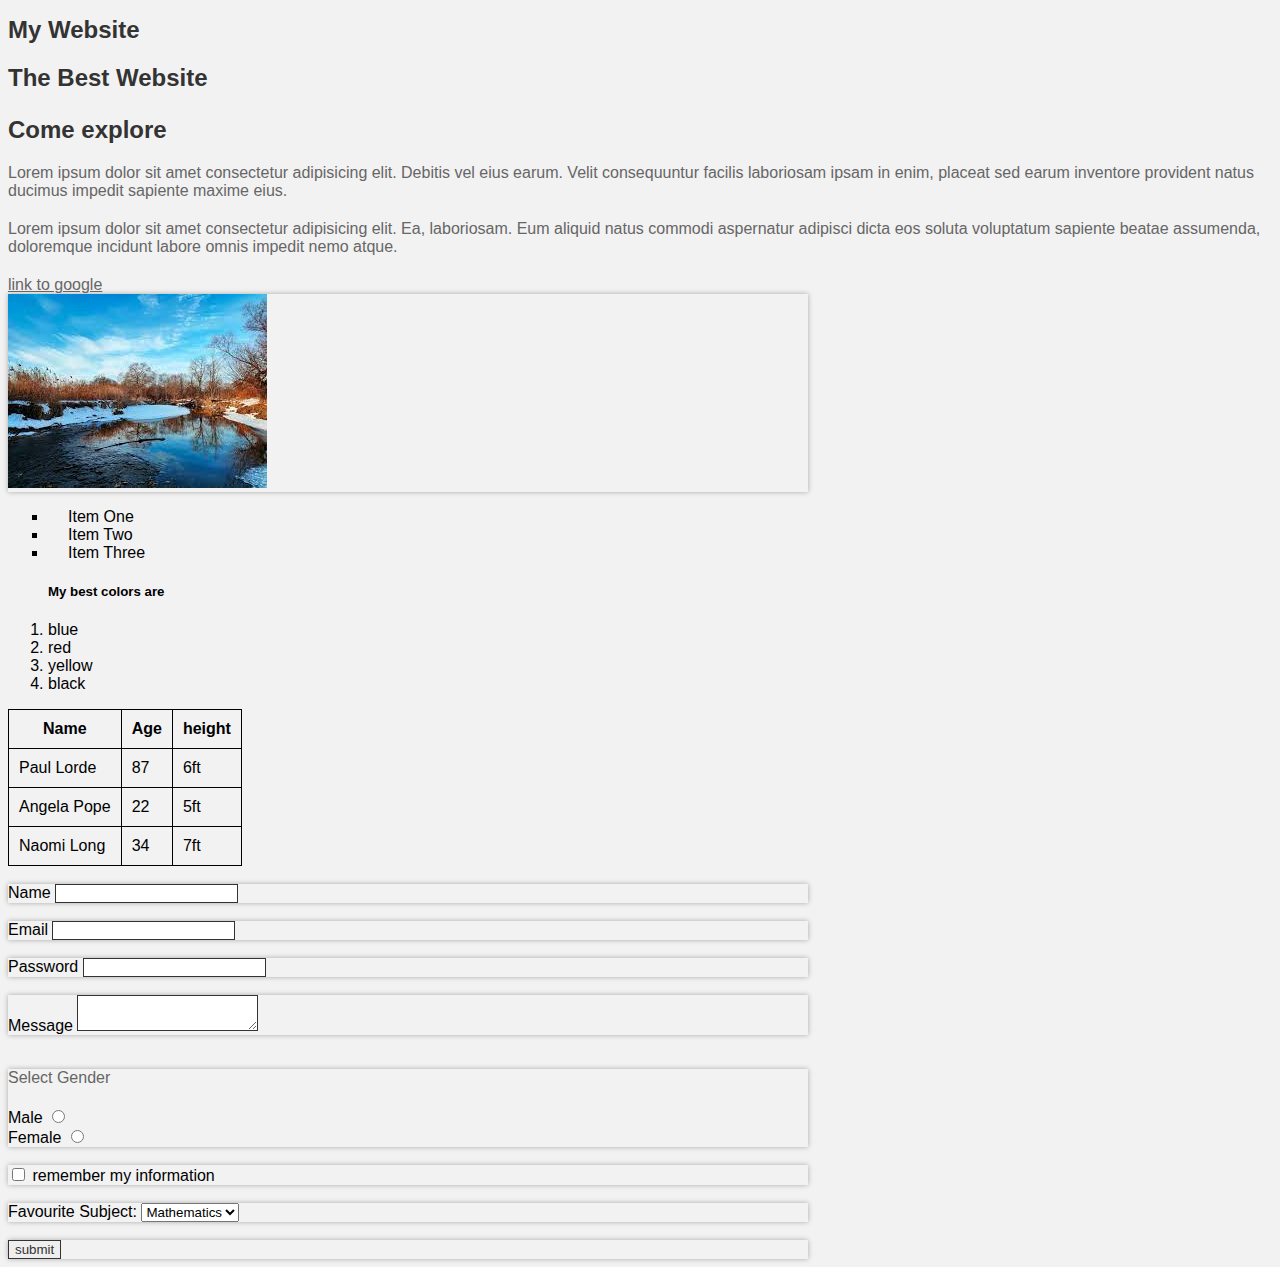
<file: intro to HTML/index.html>
<!DOCTYPE html>
<html>
<head>
    <title>codeskills bootcamp project 1</title>
    <link rel="stylesheet" type="text/css" href="style.css">
    <meta name="viewport" content="width=device-width, initial-scale=1.0">
</head>
<body>
    <h1 class="header">My Website</h1>
    <h2 class="header">The Best Website</h2>
    <h3 class="header">Come explore</h3>
    <p>Lorem ipsum dolor sit amet consectetur adipisicing elit. Debitis vel eius earum. Velit consequuntur facilis laboriosam ipsam in enim, placeat sed earum inventore provident natus ducimus impedit sapiente maxime eius.</p>
    <p>Lorem ipsum dolor sit amet consectetur adipisicing elit. Ea, laboriosam. Eum aliquid natus commodi aspernatur adipisci dicta eos soluta voluptatum sapiente beatae assumenda, doloremque incidunt labore omnis impedit nemo atque.</p>
    <a href="https://google.com">link to google</a>
    <div>
    <img src="project1.jpg">
    </div>
    <ul>
        <li>Item One</li>
        <li>Item Two</li>
        <li>Item Three</li>
    </ul>
    <ol>
        <h5>My best colors are</h5>
        <li>blue</li>
        <li>red</li>
        <li>yellow</li>
        <li>black</li>
    </ol>
    <table>
        <thead>
            <tc>
                <th>Name</th>
                <th>Age</th>
                <th>height</th>
            </tc>
        </thead>
        <tbody>
            <tc>
                <td>Paul Lorde</td>
                <td>87</td>
                <td>6ft</td>
            </tc>
            <tr>
                <td>Angela Pope</td>
                <td>22</td>
                <td>5ft</td>
            </tr>
            <tr>
                <td>Naomi Long</td>
                <td>34</td>
                <td>7ft</td>
            </tr> 
        </tbody>
    </table>

    <br>

    <!-- user data input form-->
    <form action="submit" method="POST">
        <div>
            <label>Name</label>
            <input type="text" name="Fullname">
        </div>
        <br>
        <div>
            <label>Email</label>
            <input type="email" name="Email">
        </div>
        <br>
        <div>
            <label>Password</label>
            <input type="password" name="Password">
        </div>
        <br>
        <div>
            <label>Message</label>
            <textarea name="Message"></textarea>
            </div>
            <br>
            <div>
                <p>Select Gender</p>
                <label>Male</label>
                <input type="radio" name="gender"><br>
                <label>Female</label>
                <input type="radio" name="gender"><br>
            </div>
            <br>
            <div>
                <input type="checkbox" name="information">
                <label for="information">remember my information</label>
            </div>
            <br>
            <div>
            <label for="favouritesubject">Favourite Subject:</label>
            <select name="favourite subject">
                <option value="mathematics">Mathematics</option>
                <option value="english">English</option>
            </select>
            </div>
            <br>
            <div>
                <input type="submit" name="submit" value="submit" class="box1">
            </div>
    </form>
</body>
</html>
</file>
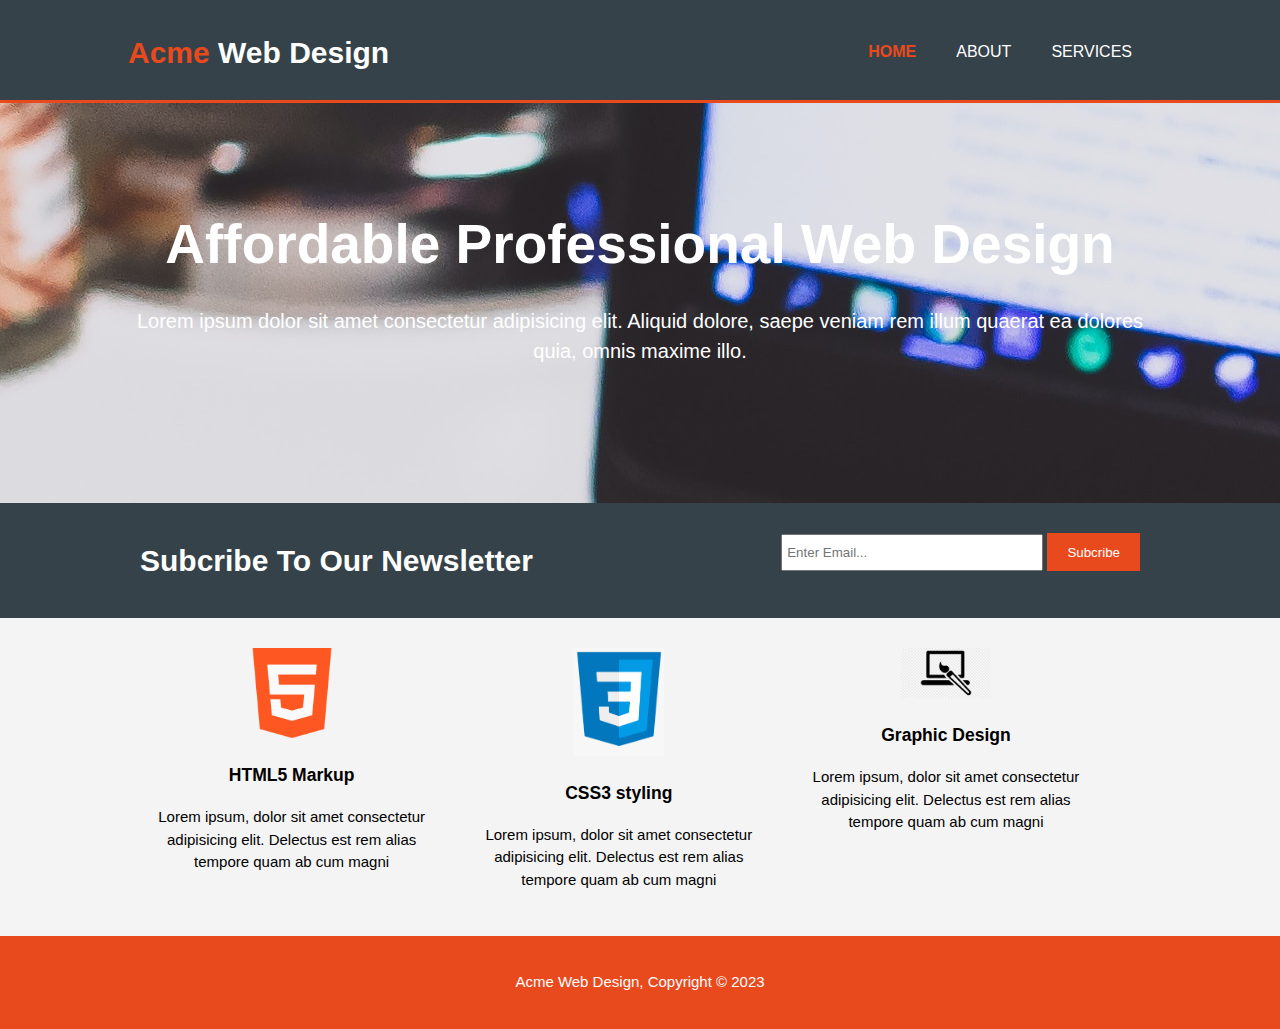
<file: Reponsive web design/index.html>
<!DOCTYPE html>
<html>
    <head>
        <meta charset="utf-8">
        <meta name="viewport" content="width=device-width">
        <meta name="description" content="Affordable and professional web design">
        <meta name="keywords" content="web design, affordable web design, professional web design">
        <meta name="author" content="Isioma I.">
        <title>Acme Web Design | Welcome</title>
        <link rel="stylesheet" type="text/css" href="./css/style.css">
    </head>
    <body>
        <header>
            <div class="container">
                <div id="branding">
                    <h1><span class="highlight">Acme</span> Web Design</h1>
                </div>
                <nav>
                    <ul>
                        <li class="current"><a href="index.html">Home</a></li>
                        <li><a href="about.html">About</a></li>
                        <li><a href="services.html">Services</a></li>
                    </ul>
                </nav>
            </div>
        </header>

        <section id="showcase">
            <div class="container">
                <h1>Affordable Professional Web Design</h1>
                <p>Lorem ipsum dolor sit amet consectetur adipisicing elit. Aliquid dolore, saepe veniam rem illum quaerat ea dolores quia, omnis maxime illo.</p>
            </div>
        </section>
        <section id="newsletter">
            <div class="container">
                <h1>Subcribe To Our Newsletter</h1>
                <form>
                    <input type="email" placeholder="Enter Email...">
                    <button type="submit" class="button_1">Subcribe</button>
                </form>
            </div>
        </section>

        <section id="boxes">
            <div class="container">
                <div class="box">
                    <img src="./images/logo-html.png">
                    <h3>HTML5 Markup</h3>
                    <p>Lorem ipsum, dolor sit amet consectetur adipisicing elit. Delectus est rem alias tempore quam ab cum magni</p>
                </div>
                <div class="box">
                    <img src="./images/logo-css.png">
                    <h3>CSS3 styling</h3>
                    <p>Lorem ipsum, dolor sit amet consectetur adipisicing elit. Delectus est rem alias tempore quam ab cum magni</p>
                </div>
                <div class="box">
                    <img src="./images/logo-brush.png">
                    <h3>Graphic Design</h3>
                    <p>Lorem ipsum, dolor sit amet consectetur adipisicing elit. Delectus est rem alias tempore quam ab cum magni</p>
                </div>
            </div>
        </section>

        <footer>
            <p>Acme Web Design, Copyright &copy; 2023</p>
        </footer>
    </body>
</html>
</file>
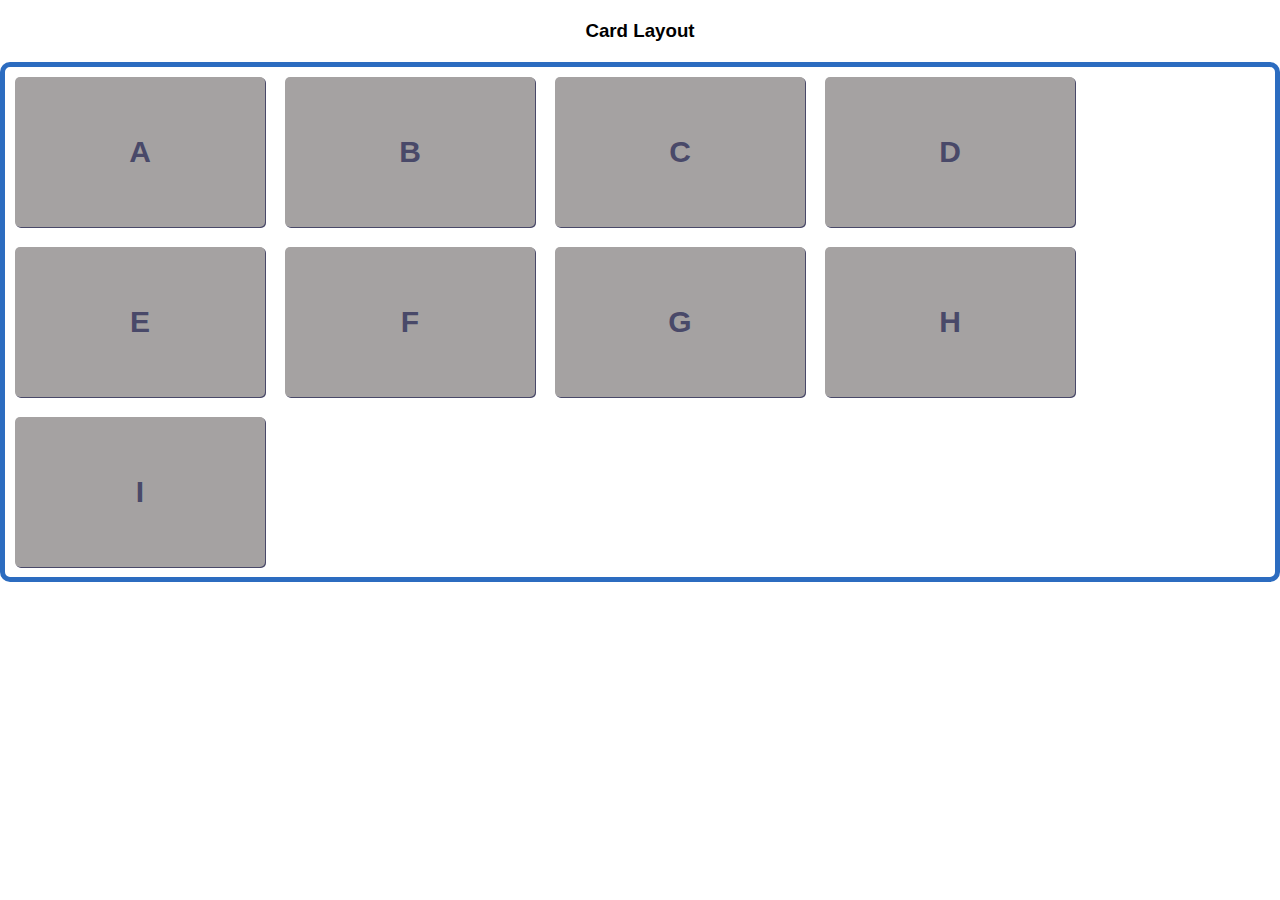
<file: flexbox/layout1.html>
<!DOCTYPE html>
<html lang="en">
<head>
    <meta charset="UTF-8">
    <meta name="viewport" content="width=device-width, initial-scale=1.0">
    <title>LAYOUT-1</title>
    <link rel="stylesheet" type="text/css" href="style.css">
</head>
<body>
    <h3>Card Layout</h3>
    <div>
    <ul class="flex-container">
        
        <div class="item">A</div>
        <div class="item">B</div>
        <div class="item">C</div>
        <div class="item">D</div>
        <div class="item">E</div>
        <div class="item">F</div>
        <div class="item">G</div>
        <div class="item">H</div>
        <div class="item">I</div>
        </div>
    </ul>
</body> 
</html>
</file>
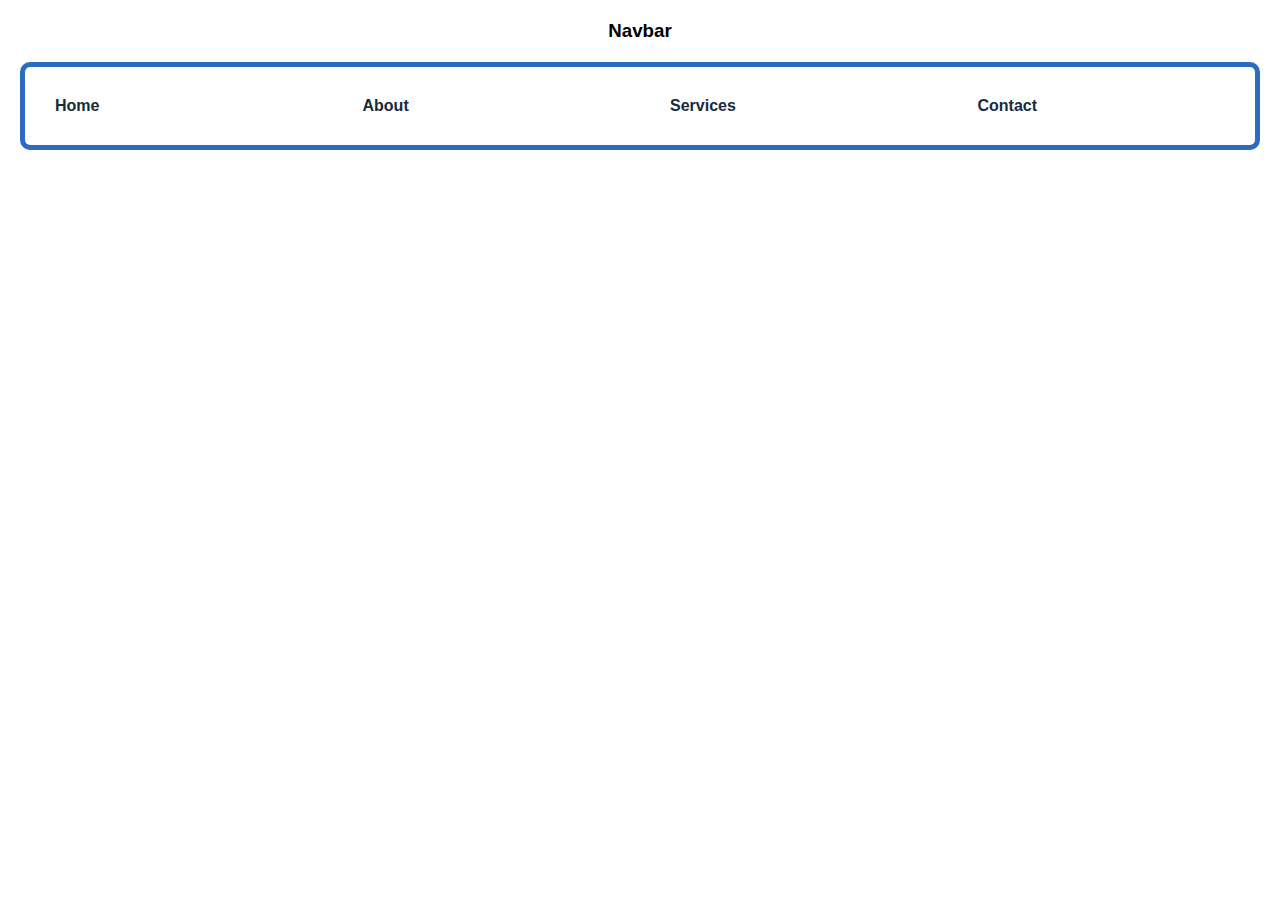
<file: flexbox/layout2.html>
<!DOCTYPE html>
<html lang="en">
<head>
    <meta charset="UTF-8">
    <meta name="viewport" content="width=device-width, initial-scale=1.0">
    <title>Layout2</title>
    <link rel="stylesheet" type="text/css" href="style.css">
</head>
<body>
    <h3>Navbar</h3>
    <nav class="navbar">
        <ul class="navigation">
            <li>Home</li>
            <li>About</li>
            <li>Services</li>
            <li>Contact</li>
        </ul>
    </nav>
</body>
</html>
</file>
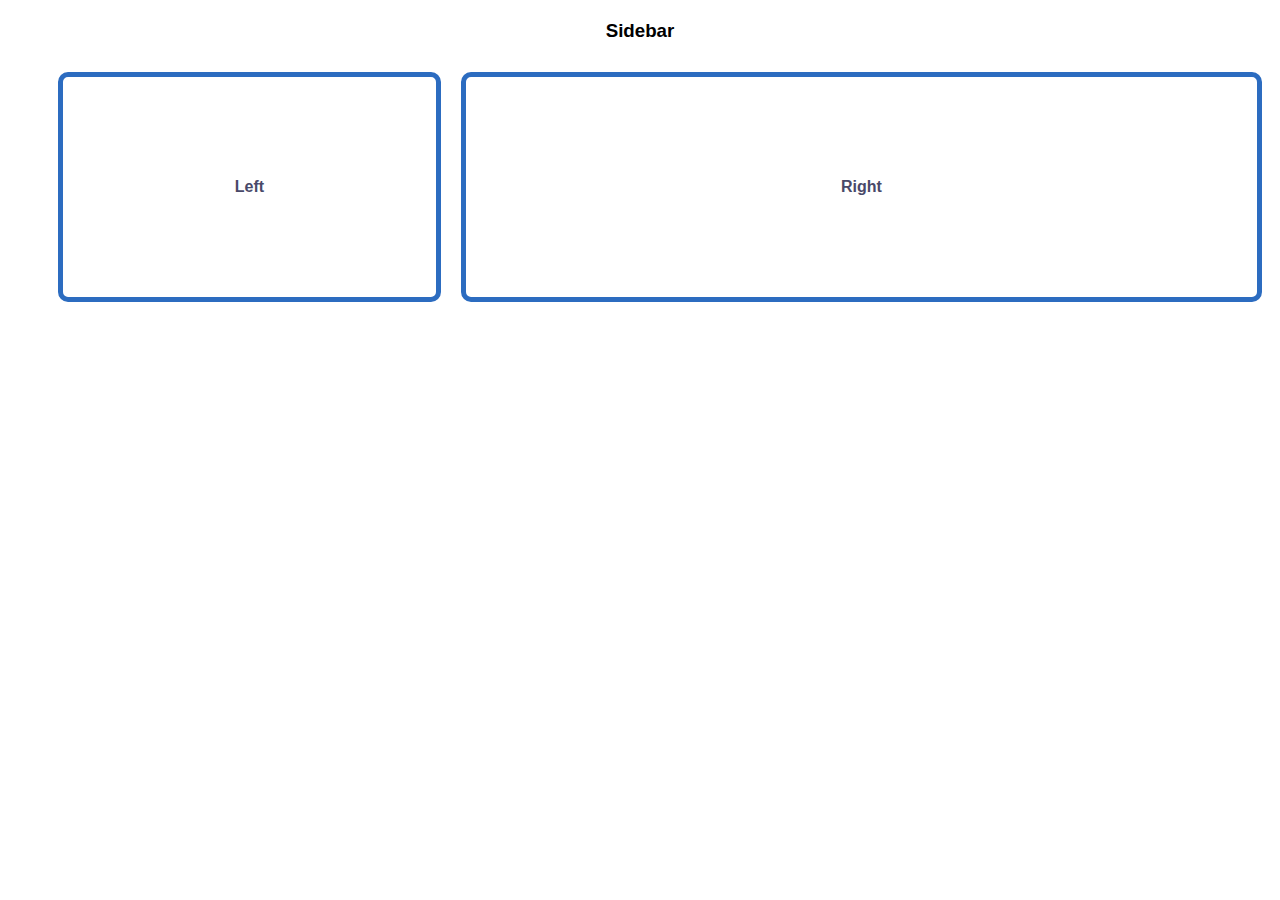
<file: flexbox/layout3.html>
<!DOCTYPE html>
<html lang="en">
<head>
    <meta charset="UTF-8">
    <meta name="viewport" content="width=device-width, initial-scale=1.0">
    <title>Layout3</title>
    <link rel="stylesheet" type="text/css" href="layout3.css">
</head>
<body>
    <h3>Sidebar</h3>
    <ul class="sidebar">
        <li class="sidebar1">Left</li>
        <li class="sidebar2">Right</li>
        </ul>
</body>
</html>
</file>
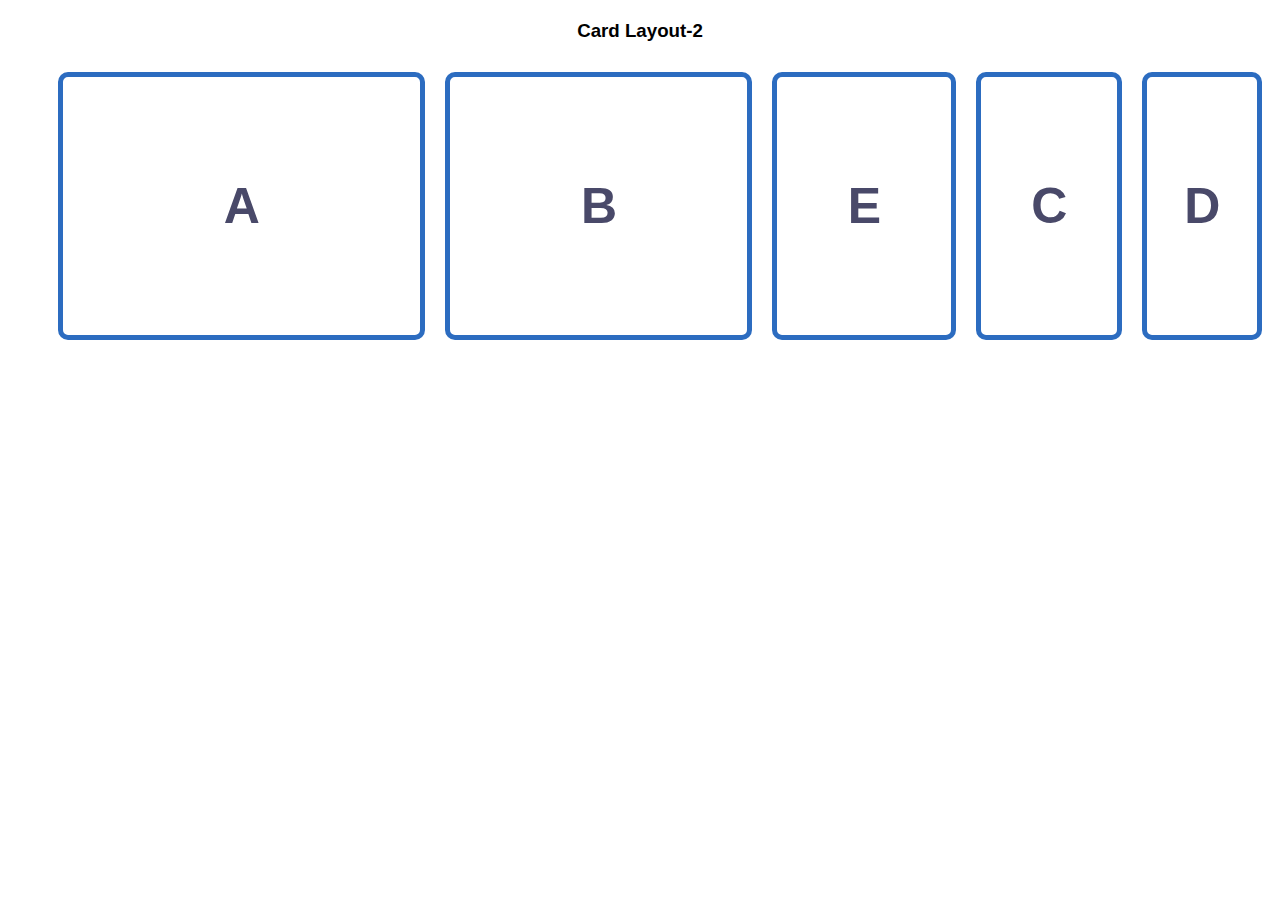
<file: flexbox/layout4.html>
<!DOCTYPE html>
<html lang="en">
<head>
    <meta charset="UTF-8">
    <meta name="viewport" content="width=device-width, initial-scale=1.0">
    <title>layout4</title>
    <link rel="stylesheet" type="text/css" href="layout4.css">
</head>
<body>
   <h3>Card Layout-2</h3>
   
    <ul class="cardlayout">
        <li class="a1">A</li>
        <li class="a2">B</li>
        <li class="a3">E</li>
        <li class="a4">C</li>
        <li class="a5">D</li>
    </ul>
   
</body>
</html>
</file>
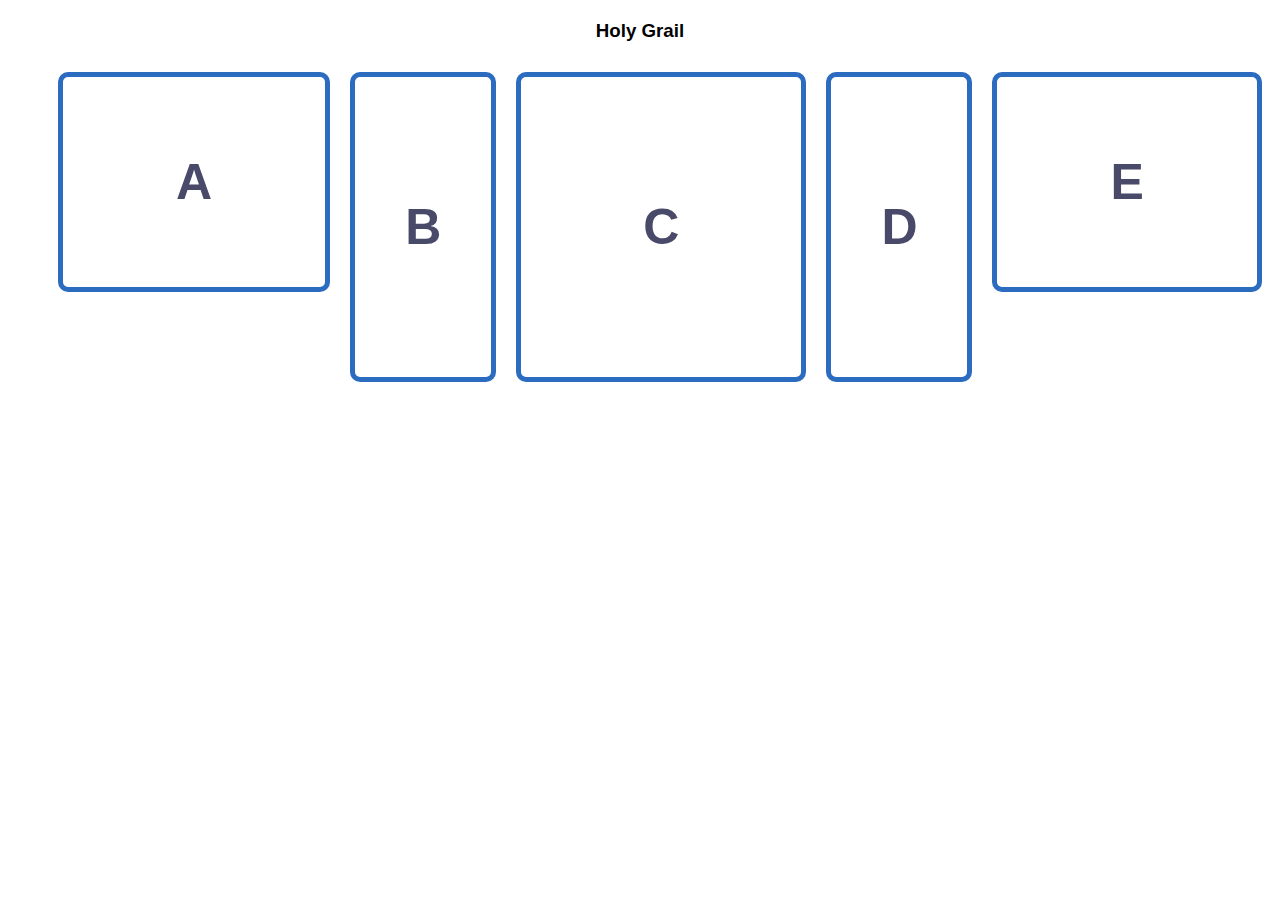
<file: flexbox/layout5.html>
<!DOCTYPE html>
<html lang="en">
<head>
    <meta charset="UTF-8">
    <meta name="viewport" content="width=device-width, initial-scale=1.0">
    <title>layout5</title>
    <link rel="stylesheet" type="text/css" href="layout5.css">
</head>
<body>
    <h3>Holy Grail</h3>
    <ul class="layout5">
        <li class="a1">A</li>
        <div class="layout5">
        <li class="a2">B</li>
        <li class="a3">C</li>
        <li class="a4">D</li>
        </div>
        <li class="a5">E</li>
    </ul>
</body>
</html>
</file>
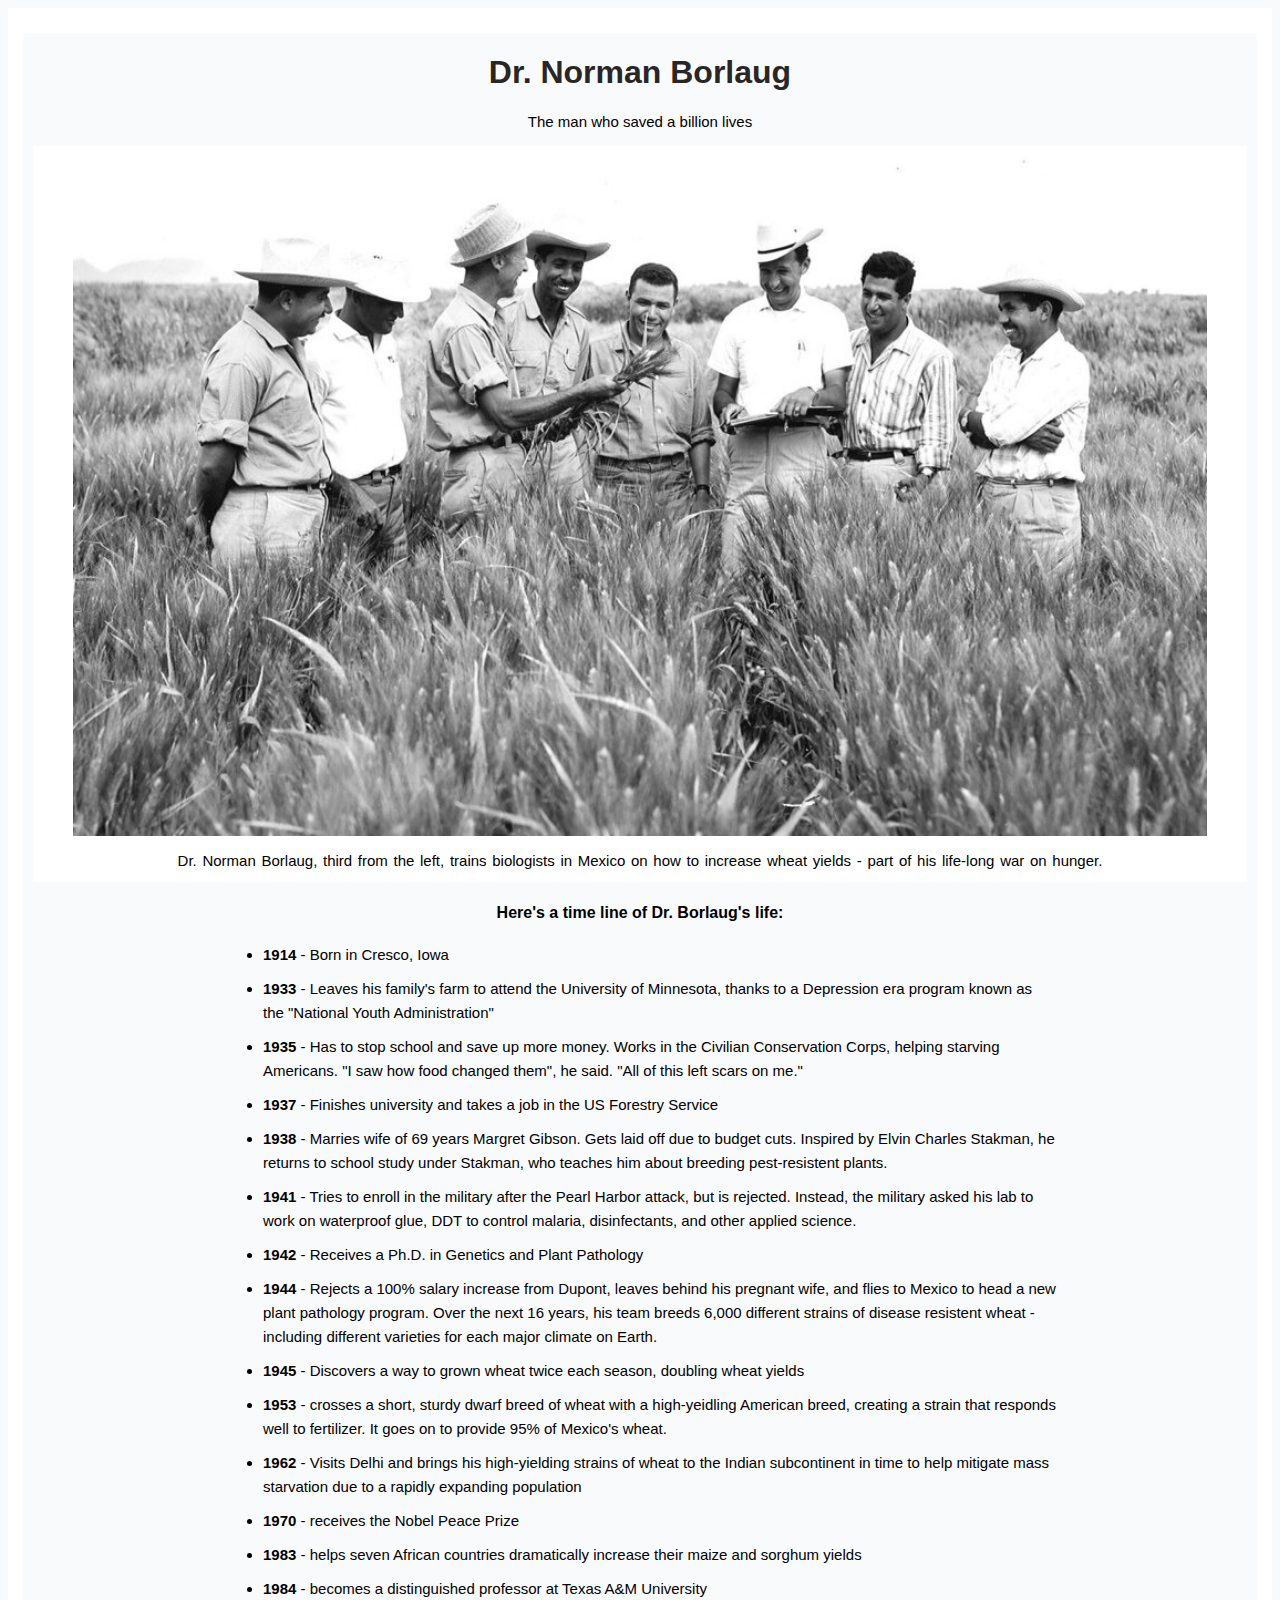
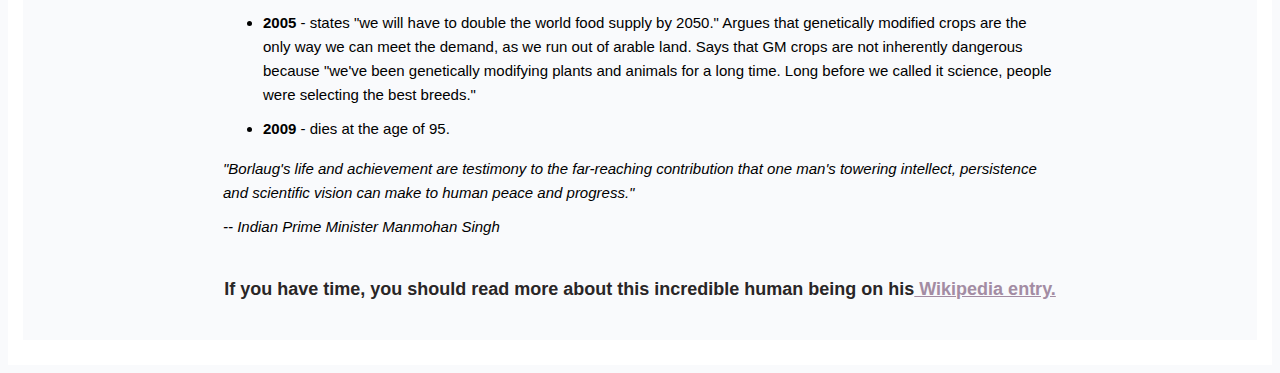
<file: intro to HTML1/norman.html>
<!DOCTYPE html>
<html>
    <head>
        <title>codeskills bootcamp project 2</title>
        <meta name="viewport" content="width=device-width, initial-scale=1.0">
        <link rel="stylesheet" type="text/css" href="style.css">
    </head>
    <body>
        <h1 class="box1" id="norman">Dr. Norman Borlaug</h1>
        <p class="box1" id="p1">The man who saved a billion lives</p>
        <div class="img-container">
        <figure>
        <img src="project2.jpg">
        <figcaption>Dr. Norman Borlaug, third from the left, trains biologists in Mexico on how to increase wheat yields - part of his life-long war on hunger.</figcaption>
        </figure>
        </div>
        <h4>Here's a time line of Dr. Borlaug's life:</h4>
        <ul>
            <li><strong>1914</strong> - Born in Cresco, Iowa</li>
            <li><strong>1933</strong> - Leaves his family's farm to attend the University of Minnesota, thanks to a Depression era program known as the "National Youth Administration"</li>
            <li><strong>1935</strong> - Has to stop school and save up more money. Works in the Civilian Conservation Corps, helping starving Americans. "I saw how food changed them", he said. "All of this left scars on me."</li>
            <li><strong>1937</strong> - Finishes university and takes a job in the US Forestry Service</li>
            <li><strong>1938</strong> - Marries wife of 69 years Margret Gibson. Gets laid off due to budget cuts. Inspired by Elvin Charles Stakman, he returns to school study under Stakman, who teaches him about breeding pest-resistent plants.</li>
            <li><strong>1941</strong> - Tries to enroll in the military after the Pearl Harbor attack, but is rejected. Instead, the military asked his lab to work on waterproof glue, DDT to control malaria, disinfectants, and other applied science.</li>
            <li><strong>1942</strong> - Receives a Ph.D. in Genetics and Plant Pathology</li>
            <li><strong>1944</strong> - Rejects a 100% salary increase from Dupont, leaves behind his pregnant wife, and flies to Mexico to head a new plant pathology program. Over the next 16 years, his team breeds 6,000 different strains of disease resistent wheat - including different varieties for each major climate on Earth.</li>
            <li><strong>1945</strong> - Discovers a way to grown wheat twice each season, doubling wheat yields</li>
            <li><strong>1953</strong> - crosses a short, sturdy dwarf breed of wheat with a high-yeidling American breed, creating a strain that responds well to fertilizer. It goes on to provide 95% of Mexico's wheat.</li>
            <li><strong>1962</strong> - Visits Delhi and brings his high-yielding strains of wheat to the Indian subcontinent in time to help mitigate mass starvation due to a rapidly expanding population</li>
            <li><strong>1970</strong> - receives the Nobel Peace Prize</li>
            <li><strong>1983</strong> - helps seven African countries dramatically increase their maize and sorghum yields</li>
            <li><strong>1984</strong> - becomes a distinguished professor at Texas A&M University</li>
            <li><strong>2005</strong> - states "we will have to double the world food supply by 2050." Argues that genetically modified crops are the only way we can meet the demand, as we run out of arable land. Says that GM crops are not inherently dangerous because "we've been genetically modifying plants and animals for a long time. Long before we called it science, people were selecting the best breeds."
            </li>
            <li><strong>2009</strong> - dies at the age of 95.</li>
        </ul>
        <p class="footnote">"Borlaug's life and achievement are testimony to the far-reaching contribution that one man's towering intellect, persistence and scientific vision can make to human peace and progress."</p>
        <p class="footnote">-- Indian Prime Minister Manmohan Singh</p>
        <footer>
            If you have time, you should read more about this incredible human being on his<a href="https://en.wikipedia.org/wiki/Norman_Borlaug"> Wikipedia entry.</a>
        </footer>
    </body>
</html>
</file>
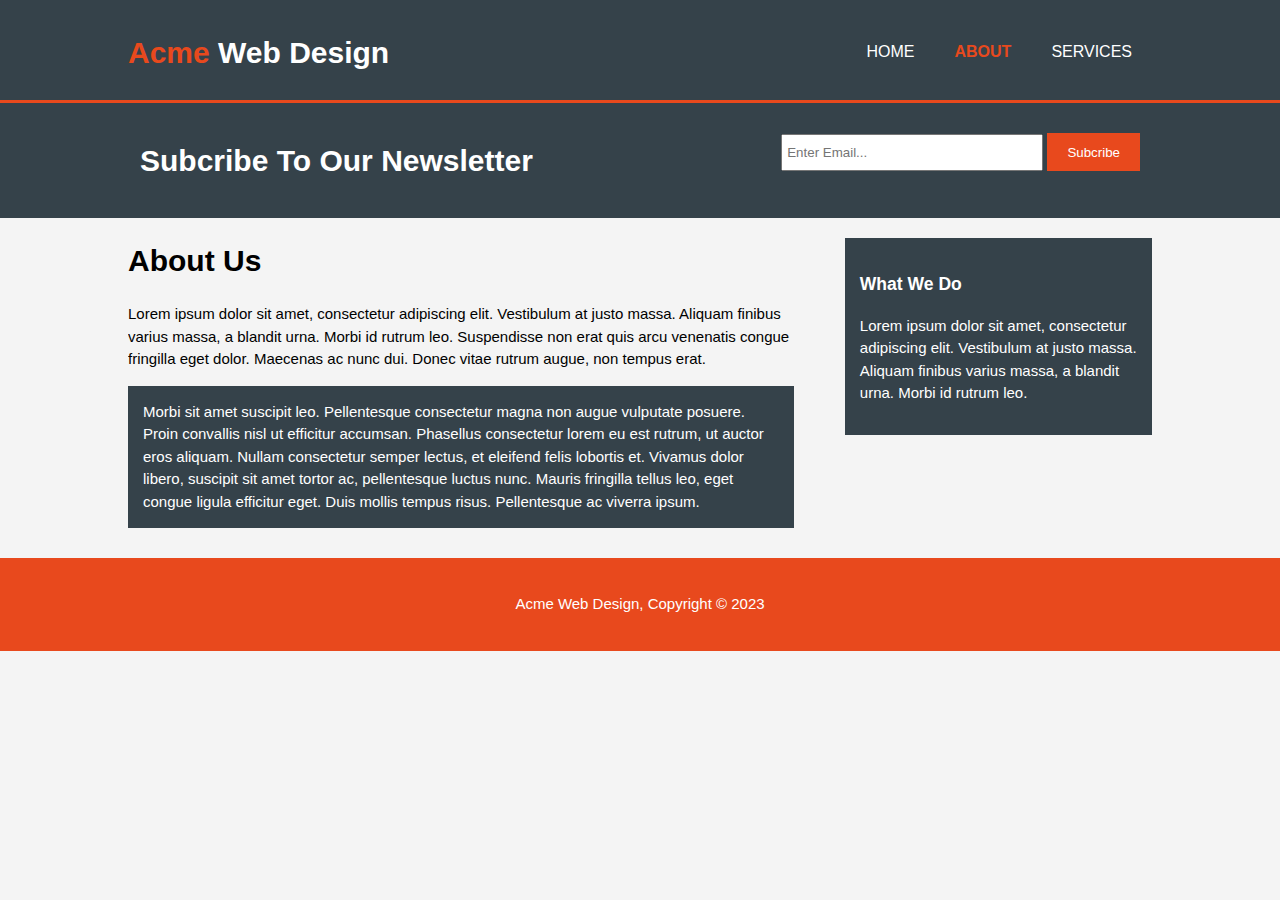
<file: Reponsive web design/about.html>
<!DOCTYPE html>
<html>
    <head>
        <meta charset="utf-8">
        <meta name="viewport" content="width=device-width">
        <meta name="description" content="Affordable and professional web design">
        <meta name="keywords" content="web design, affordable web design, professional web design">
        <meta name="author" content="Isioma I.">
        <title>Acme Web Design | About</title>
        <link rel="stylesheet" type="text/css" href="./css/style.css">
    </head>
    <body>
        <header>
            <div class="container">
                <div id="branding">
                    <h1><span class="highlight">Acme</span> Web Design</h1>
                </div>
                <nav>
                    <ul>
                        <li><a href="index.html">Home</a></li>
                        <li class="current"><a href="about.html">About</a></li>
                        <li><a href="services.html">Services</a></li>
                    </ul>
                </nav>
            </div>
        </header>

        <section id="newsletter">
            <div class="container">
                <h1>Subcribe To Our Newsletter</h1>
                <form>
                    <input type="email" placeholder="Enter Email...">
                    <button type="submit" class="button_1">Subcribe</button>
                </form>
            </div>
        </section>

        <section id="main">
            <div class="container">
                <article id="main-col">
                    <h1 class="page-title">About Us</h1>
                    <p>Lorem ipsum dolor sit amet, consectetur adipiscing elit. Vestibulum at justo massa. Aliquam finibus varius massa, a blandit urna. Morbi id rutrum leo. Suspendisse non erat quis arcu venenatis congue fringilla eget dolor. Maecenas ac nunc dui. Donec vitae rutrum augue, non tempus erat.</p>
                    <p class="dark">Morbi sit amet suscipit leo. Pellentesque consectetur magna non augue vulputate posuere. Proin convallis nisl ut efficitur accumsan. Phasellus consectetur lorem eu est rutrum, ut auctor eros aliquam. Nullam consectetur semper lectus, et eleifend felis lobortis et. Vivamus dolor libero, suscipit sit amet tortor ac, pellentesque luctus nunc. Mauris fringilla tellus leo, eget congue ligula efficitur eget. Duis mollis tempus risus. Pellentesque ac viverra ipsum.</p>
                </article>

                <aside id="sidebar">
                    <div class="dark">
                    <h3>What We Do</h3>
                    <p>Lorem ipsum dolor sit amet, consectetur adipiscing elit. Vestibulum at justo massa. Aliquam finibus varius massa, a blandit urna. Morbi id rutrum leo.</p>
                    </div>
                </aside>
            </div>
        </section>

        <footer>
            <p>Acme Web Design, Copyright &copy; 2023</p>
        </footer>
    </body>
</html>
</file>
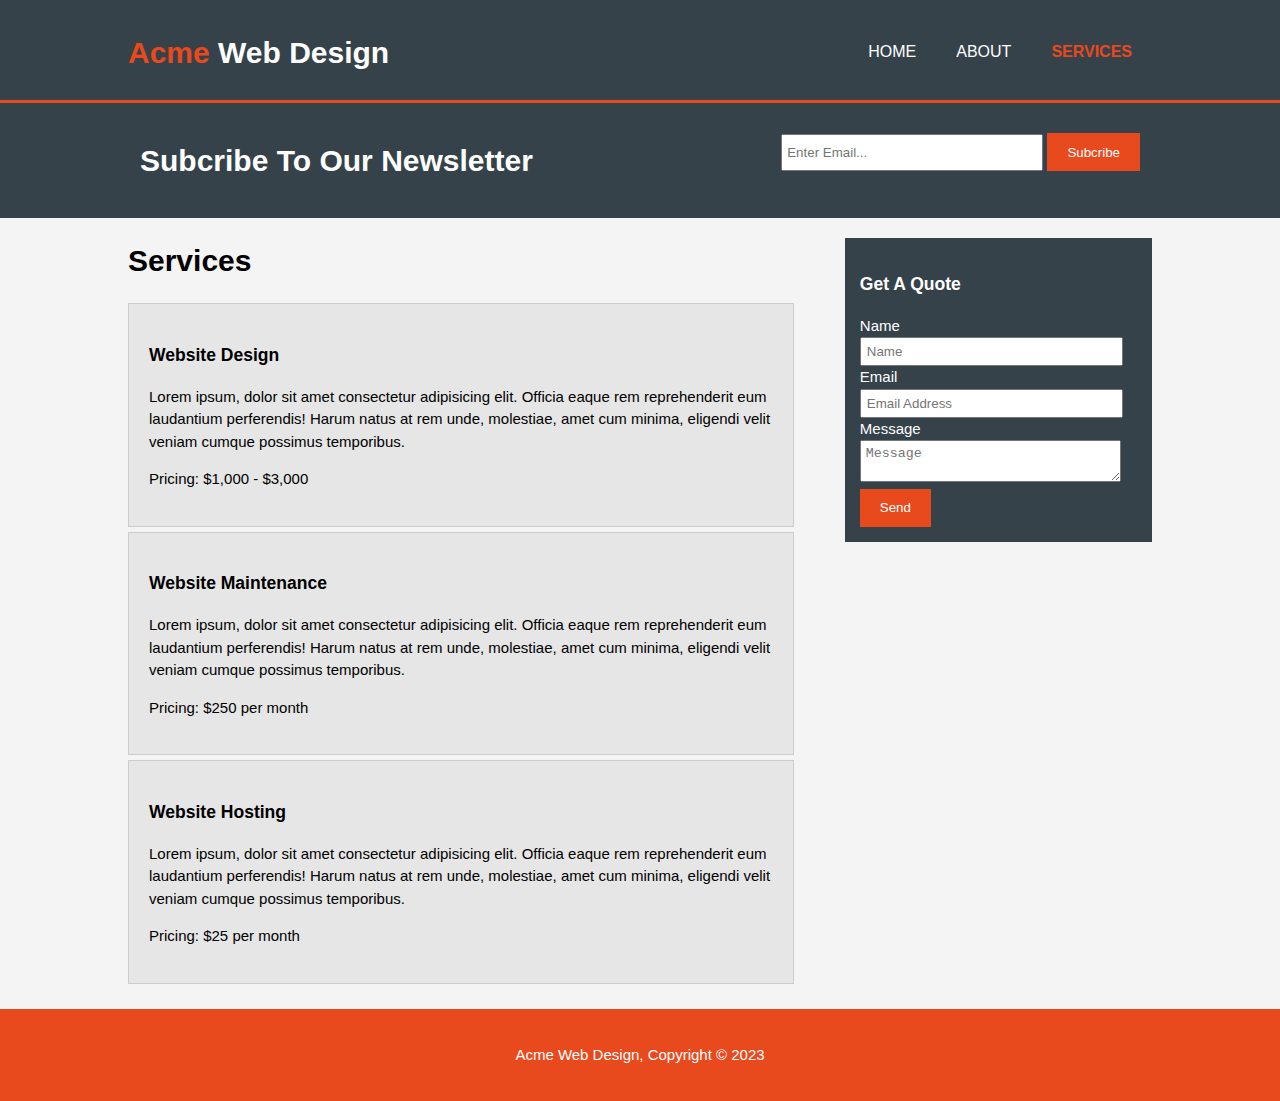
<file: Reponsive web design/services.html>
<!DOCTYPE html>
<html>
    <head>
        <meta charset="utf-8">
        <meta name="viewport" content="width=device-width">
        <meta name="description" content="Affordable and professional web design">
        <meta name="keywords" content="web design, affordable web design, professional web design">
        <meta name="author" content="Isioma I.">
        <title>Acme Web Design | Services</title>
        <link rel="stylesheet" type="text/css" href="./css/style.css">
    </head>
    <body>
        <header>
            <div class="container">
                <div id="branding">
                    <h1><span class="highlight">Acme</span> Web Design</h1>
                </div>
                <nav>
                    <ul>
                        <li><a href="index.html">Home</a></li>
                        <li><a href="about.html">About</a></li>
                        <li class="current"><a href="services.html">Services</a></li>
                    </ul>
                </nav>
            </div>
        </header>

        <section id="newsletter">
            <div class="container">
                <h1>Subcribe To Our Newsletter</h1>
                <form>
                    <input type="email" placeholder="Enter Email...">
                    <button type="submit" class="button_1">Subcribe</button>
                </form>
            </div>
        </section>

        <section id="main">
            <div class="container">
                <article id="main-col">
                    <h1 class="page-title">Services</h1>
                    <ul id="services">
                        <li>
                            <h3>Website Design</h3>
                            <p>Lorem ipsum, dolor sit amet consectetur adipisicing elit. Officia eaque rem reprehenderit eum laudantium perferendis! Harum natus at rem unde, molestiae, amet cum minima, eligendi velit veniam cumque possimus temporibus.</p>
                            <p>Pricing: $1,000 - $3,000</p>
                        </li>
                        <li>
                            <h3>Website Maintenance</h3>
                            <p>Lorem ipsum, dolor sit amet consectetur adipisicing elit. Officia eaque rem reprehenderit eum laudantium perferendis! Harum natus at rem unde, molestiae, amet cum minima, eligendi velit veniam cumque possimus temporibus.</p>
                            <p>Pricing: $250 per month</p>
                        </li>
                        <li>
                            <h3>Website Hosting</h3>
                            <p>Lorem ipsum, dolor sit amet consectetur adipisicing elit. Officia eaque rem reprehenderit eum laudantium perferendis! Harum natus at rem unde, molestiae, amet cum minima, eligendi velit veniam cumque possimus temporibus.</p>
                            <p>Pricing: $25 per month</p>
                        </li>
                    </ul>
                </article>

                <aside id="sidebar">
                    <div class="dark">
                    <h3>Get A Quote</h3>
                    <form class="quote">
                        <div>
                            <label>Name</label><br>
                            <input type="text" placeholder="Name">
                        </div>
                        <div>
                            <label>Email</label><br>
                            <input type="email" placeholder="Email Address">
                        </div>
                        <div>
                            <label>Message</label><br>
                            <textarea placeholder="Message"></textarea>
                        </div>
                        <button class="button_1" type="submit">Send</button>
                    </form>
                    </div>
                </aside>
            </div>
        </section>

        <footer>
            <p>Acme Web Design, Copyright &copy; 2023</p>
        </footer>
    </body>
</html>
</file>
<file: intro to HTML/style.css>
body{
    background-color: #f2f2f2;
    font-family: Arial, Helvetica, sans-serif;
}
h1, h2, h3{
    font-size: 24px;
}
p, a{
    font-size: 16px;
}
p, a, h1, h2, h3{
    margin-bottom: 20px;
}
.header{
    color: #333333;
}
p, a{
    color: #666666;
}
a:hover {
    text-decoration: underline;
    color: #0000ff;
}
ul{
    list-style-type: square;
    text-indent: 20px;
}
table, td, th{
    border-collapse: collapse;
    border: solid 1px
}
th, td{
    padding: 10px;
}
input, textarea{
    background-color: #ffffff;
    border: solid 1px;
    color: #333333;
}
.box1{
    background-color: #eeeeee;
}
.box1:hover{
    background-color: #cccccc;
}

div{
    max-width: 800px;
    box-shadow: 0 0 5px rgba(0,0,0,0.3);
}
</file>
<file: Reponsive web design/css/style.css>
body{
    font: 15px/1.5 Arial, Helvetica, sans-serif;
    padding: 0;
    margin: 0;
    background-color: #f4f4f4;
}

/* Global */
.container{
    width: 80%;
    margin: auto;
    overflow: hidden;
}

ul{
    margin: 0;
    padding: 0;
}

.button_1{
    height: 38px;
    background: #e8491d;
    border: 0;
    padding-left: 20px;
    padding-right: 20px;
    color: #ffffff;
}

.dark{
    padding: 15px;
    background: #35424a;
    color: #ffffff;
    margin-top: 10px;
    margin-bottom: 10px;
}

/* Header*/
header{
    background-color: #35424a;
    color: #ffffff;
    padding-top: 30px;
    min-height: 70px;
    border-bottom: #e8491d 3px solid;
}

header a{
    color: #ffffff;
    text-decoration: none;
    text-transform: uppercase;
    font-size: 16px;
}

header li{
    float: left;
    display: inline;
    padding: 0 20px 0 20px;
}

header #branding{
    float: left;
}

header #branding h1{
    margin: 0;
}

header nav{
    float: right;
    margin-top: 10px;
}

header .highlight, header .current a{
    color: #e8491d;
    font-weight: bold;
}

header a:hover{
    color: #cccccc;
    font-weight: bold;
}

/* showcase */
#showcase{
    min-height: 400px;
    background: url('../images/showcase.jpg') no-repeat 0 -200px;
    text-align: center;
    color: #ffffff;
}

#showcase h1{
    margin-top: 100px;
    font-size: 55px;
    margin-bottom: 10px;
}

#showcase p{
    font-size: 20px;
}

/* newsletter */
#newsletter{
    padding: 15px;
    color: #ffffff;
    background: #35424a;
}

#newsletter h1{
    float: left;
}

#newsletter form{
    float: right;
    margin-top: 15px;
}

#newsletter input[type="email"]{
    padding: 4px;
    height: 25px;
    width: 250px;
}

/* boxes */
#boxes{
    margin-top: 20px;
}

#boxes .box{
    float: left;
    text-align: center;
    width: 30%;
    padding: 10px;
}

#boxes .box img{
    width: 90px;
}

/* sidebar */
aside#sidebar{
    float: right;
    width: 30%;
    margin-top: 10px;
}

aside#sidebar .quote input, aside#sidebar .quote textarea{
    width: 90%;
    padding: 5px;
}

/* Main-col */
article#main-col{
    float: left;
    width: 65%;
}

/* services */
ul#services li{
    list-style: none;
    padding: 20px;
    border: #cccccc solid 1px;
    margin-bottom: 5px;
    background: #e6e6e6;
}

footer{
    padding: 20px;
    margin-top: 20px;
    color: #ffffff;
    background-color: #e8491d;
    text-align: center;
}

/* Media Queries */
@media(max-width: 768px){
    header #branding,
    header nav,
    header nav li,
    #newsletter h1,
    #newsletter form,
    #boxes .box,
    article#main-col,
    aside#sidebar{
        float: none;
        text-align: center;
        width: 100%;
    }

    header{
        padding-bottom: 20px;
    }

    #showcase h1{
        margin-top: 40px;
    }

    #newsletter button, .quote button{
        display: block;
        width: 100%;
    }

    #newsletter form input[type="email"], .quote input, .quote textarea{
        width: 100%;
        margin-bottom: 5px;
    }
}
</file>
<file: flexbox/style.css>
*{
    box-sizing: border-box;
    margin: 0;
    padding: 0;
}

h3{
    text-align: center;
    margin-top: 20px;
    margin-bottom: 20px;
}

body {
    font-family: Arial, Helvetica, sans-serif;
 
}

.flex-container {
    display: flex;
    flex-grow: 1;
    flex-wrap: wrap;
}

.item {
    width:250px;
    height: 150px;
    background-color: rgb(165, 162, 162);
    color: rgb(73, 73, 105);
    margin: 10px;
    font-weight: bold;
    border-radius: 5px;
    font-size: 30px;
    box-shadow: 1px 1px;

    display: flex;
    justify-content: center;
    align-items: center;
}

ul{
    list-style-type: none;
    border-style: solid;
    border-width: 5px;
    border-color: rgb(44, 108, 192);
    border-radius: 10px;
}

li{
    color: rgb(23, 43, 61);
    font-weight: bold;
    margin: 30px;
    flex: 1;
}

.navigation {
    display: flex;
    margin: 20px;
    flex-grow: 1;
    flex-wrap: wrap;
}
</file>
<file: flexbox/layout3.css>
h3{
    text-align: center;
    margin-top: 20px;
    margin-bottom: 20px;
}

body {
    font-family: Arial, Helvetica, sans-serif;
 
}

ul {
    list-style-type: none;
}

li{
    border-style: solid;
    border-width: 5px;
    border-color: rgb(44, 108, 192);
    border-radius: 10px;
    padding: 70px;
    color: rgb(73, 73, 105);
    margin: 10px;
    font-weight: bold;
    height: 80px;
    
    display: flex;
    justify-content: center;
    align-items: center;
}


.sidebar {
    display: flex;
    flex-wrap: wrap;
}

.sidebar2 {
    flex-grow: 3;
}

.sidebar1 {
    flex-grow: 1;
}
</file>
<file: flexbox/layout4.css>
h3{
    text-align: center;
    margin-top: 20px;
    margin-bottom: 20px;
}

body {
    font-family: Arial, Helvetica, sans-serif;
 
}

ul {
    list-style-type: none;
}

li{
    border-style: solid;
    border-width: 5px;
    border-color: rgb(44, 108, 192);
    border-radius: 10px;
    color: rgb(73, 73, 105);
    margin: 10px;
    font-weight: bold;
    font-size: 50px;
    
    display: flex;
    justify-content: center;
    align-items: center;
}

.cardlayout{
    display: flex;
    flex-wrap: wrap;
}

.a1 {
    flex-grow: 9;
    padding: 100px;
}

.a2 {
    flex-grow: 6;
    padding: 90px;
}

.a3 {
    flex-grow: 3;
    padding: 50px;
}

.a4 {
    flex-grow: 0;
    padding: 50px;
}

.a5 {
    flex-grow: 1;
    padding: 30px;
}
</file>
<file: flexbox/layout5.css>
h3{
    text-align: center;
    margin-top: 20px;
    margin-bottom: 20px;
}

body {
    font-family: Arial, Helvetica, sans-serif;
 
}

ul {
    list-style-type: none;
}

li{
    border-style: solid;
    border-width: 5px;
    border-color: rgb(44, 108, 192);
    border-radius: 10px;
    color: rgb(73, 73, 105);
    margin: 10px;
    font-weight: bold;
    font-size: 50px;
    
    display: flex;
    justify-content: center;
    align-items: center;
}

.layout5 {
    display: flex;
    flex-wrap: wrap;
}

.a1 {
    height: 70px;
    padding: 70px;
    flex-grow: 7;
}

.a2 {
    height: 200px;
    padding: 50px;
}
.a3 {
    height: 200px;
    padding: 50px;
    width: 180px;
}

.a4 {
    height: 200px;
    padding: 50px;
}

.a5{
    height: 70px;
    padding: 70px;
    flex-grow: 7;
}
</file>
<file: intro to HTML1/style.css>
body{
    background-color: #f9fafc;
    font-family: Arial, Helvetica, sans-serif;
    border-width: 25px 15px;
    border-color: white;
    border-style: solid;
    padding: 0;
}
#norman{
    color: #292626;
}
#p1{
    font-size: 15px;
}
.box1{
    text-align: center;
}
.img-container{
    background-color: white;
    margin: 10px;
}
figcaption{
    line-height: 1.5em;
    font-size: 15px;
    text-align: center;
    word-spacing: 1.5px;
    padding: 10px 0;
}
img{
    max-width: 100%;
    height: 100%;
    width: 100%;
    object-fit: contain;
}
h4{
    text-align: center;
}
li, .footnote{
    line-height: 1.6em;
    font-size: 15px;
    margin: 10px 200px;
}
.footnote{
    font-style: italic;
}
footer{
    font-weight: bold;
    color: #292626;
    text-align: center;
    margin: 40px;
    font-size: 18px;
}
a{
    color: rgb(163, 140, 163);
}
</file>
